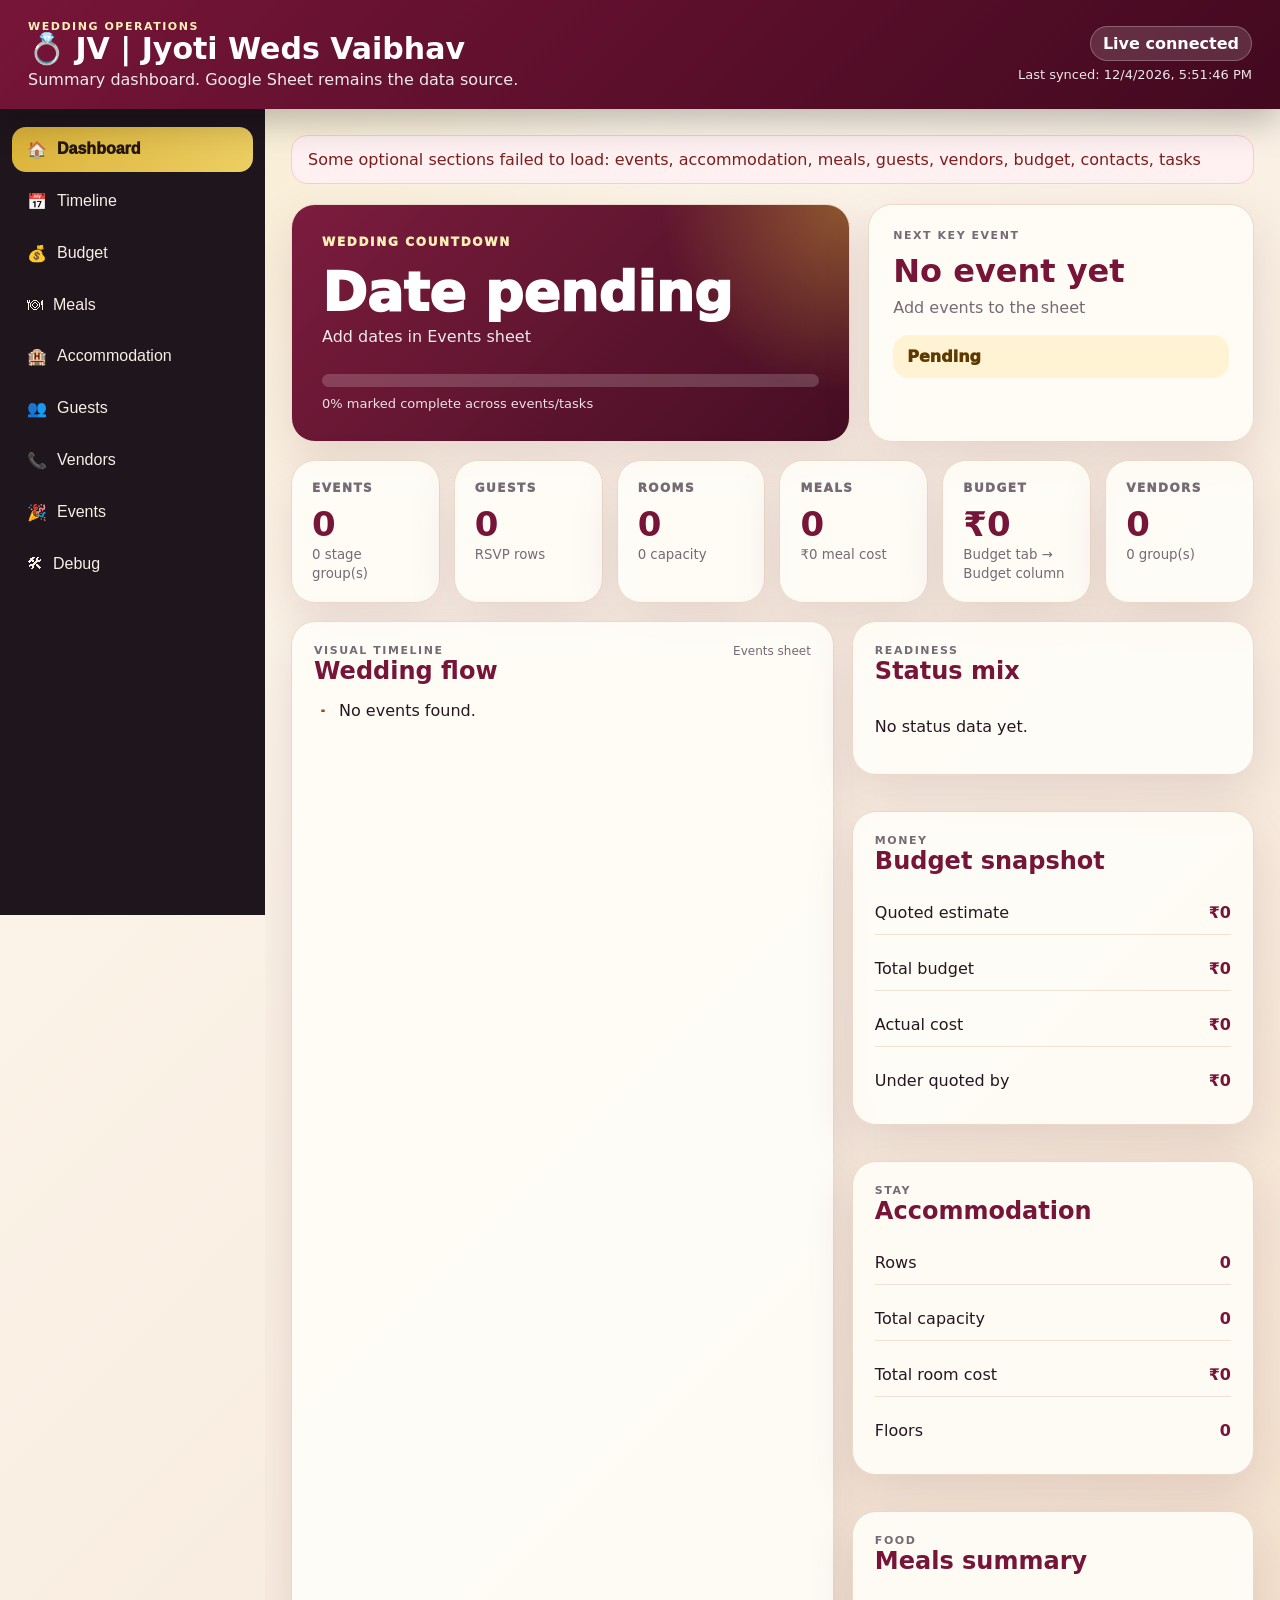
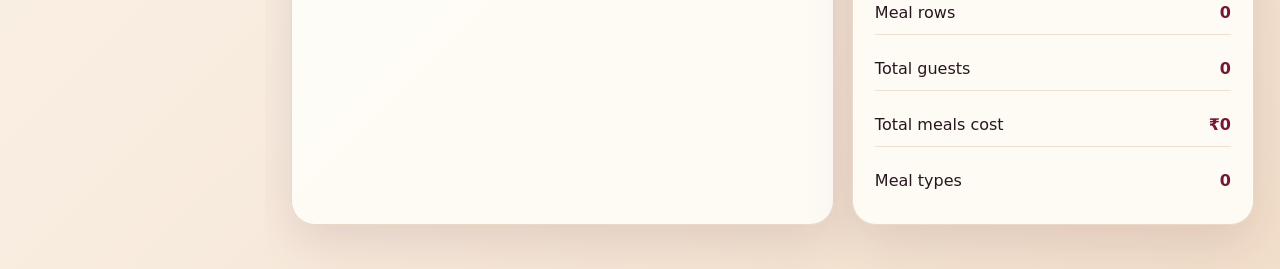
<file: index.html>
<!DOCTYPE html>
<html lang="en">
<head>
<meta charset="UTF-8" />
<meta name="viewport" content="width=device-width, initial-scale=1.0" />
<title>JV | Jyoti Weds Vaibhav</title>
<style>
:root{
  --maroon:#771538;--maroon-dark:#42091f;--gold:#d9b137;--cream:#fff8ed;--card:#fffdf8;
  --ink:#27161f;--muted:#766a75;--line:#ead9c6;--shadow:0 18px 48px rgba(90,28,54,.13);
}
*{box-sizing:border-box}
body{
  margin:0;font-family:Inter,system-ui,-apple-system,BlinkMacSystemFont,"Segoe UI",sans-serif;color:var(--ink);
  background:radial-gradient(circle at top left,rgba(217,177,55,.20),transparent 32%),linear-gradient(135deg,#fffaf1,#f8ecdf 62%,#f2dfca);
}
.topbar{
  min-height:94px;padding:20px 28px;color:#fff;background:linear-gradient(135deg,var(--maroon),var(--maroon-dark));
  display:flex;align-items:center;justify-content:space-between;gap:18px;position:sticky;top:0;z-index:20;box-shadow:0 12px 34px rgba(0,0,0,.25);
}
.topbar h1{margin:0;font-size:30px;line-height:1.05}.topbar p{margin:5px 0 0;opacity:.9}
.eyebrow,.kicker{text-transform:uppercase;letter-spacing:.14em;font-size:11px;font-weight:900}
.eyebrow{color:#fff0b8}.kicker{color:var(--muted)}.sync{text-align:right}
.sync-pill{display:inline-flex;padding:7px 12px;border-radius:999px;background:rgba(255,255,255,.14);border:1px solid rgba(255,255,255,.25);font-weight:900}
.sync-time{margin-top:6px;font-size:13px;opacity:.9}
.shell{display:grid;grid-template-columns:265px 1fr;min-height:calc(100vh - 94px)}
.sidebar{background:#1f151d;padding:18px 12px;position:sticky;top:94px;height:calc(100vh - 94px);overflow:auto}
.sidebar button{width:100%;border:0;background:transparent;color:#f7efe3;display:flex;align-items:center;gap:10px;padding:13px 15px;margin-bottom:7px;border-radius:14px;font-size:16px;cursor:pointer;text-align:left}
.sidebar button.active,.sidebar button:hover{background:linear-gradient(135deg,var(--gold),#edcf64);color:#25170b;font-weight:950}
main{padding:26px;overflow:auto}.tab{display:none}.tab.active{display:block}
.error{background:#fff1f1;border:1px solid #fecaca;color:#7f1d1d;display:none;border-radius:16px;padding:14px 16px;margin-bottom:20px}
.hero-grid{display:grid;grid-template-columns:1.45fr 1fr;gap:18px;margin-bottom:18px}
.hero,.panel,.kpi,.next{background:rgba(255,253,248,.93);border:1px solid var(--line);border-radius:24px;box-shadow:var(--shadow)}
.hero{min-height:236px;padding:30px;color:#fff;background:radial-gradient(circle at top right,rgba(217,177,55,.43),transparent 31%),linear-gradient(135deg,rgba(119,21,56,.97),rgba(66,9,31,.98))}
.hero-label{font-size:12px;font-weight:950;letter-spacing:.14em;text-transform:uppercase;color:#fff0b8}
.hero-title{font-size:54px;font-weight:950;margin:12px 0 3px}.hero-subtitle{opacity:.9}
.progress-track{height:13px;border-radius:999px;background:rgba(255,255,255,.18);overflow:hidden;margin-top:28px}
.progress-fill{height:100%;width:0%;border-radius:999px;background:linear-gradient(90deg,var(--gold),#fff1b8)}
.progress-caption{margin-top:9px;font-size:13px;opacity:.88}.next{padding:24px}.next h2{margin:10px 0 8px;font-size:32px;color:var(--maroon)}.muted{color:var(--muted)}
.status-large{margin-top:18px;padding:12px 14px;border-radius:16px;background:#fff3d4;color:#5e3a00;font-weight:950}
.kpi-grid{display:grid;grid-template-columns:repeat(6,minmax(130px,1fr));gap:14px;margin-bottom:18px}
.kpi{padding:20px}.kpi span{display:block;color:var(--muted);font-size:12px;font-weight:950;text-transform:uppercase;letter-spacing:.12em}
.kpi strong{display:block;color:var(--maroon);font-size:34px;margin-top:9px}.kpi small{color:var(--muted)}
.dashboard-grid{display:grid;grid-template-columns:1.35fr 1fr;gap:18px}.panel{padding:22px;margin-bottom:18px}.panel.wide{grid-row:span 4}
.panel-head{display:flex;justify-content:space-between;align-items:flex-start;gap:12px;margin-bottom:16px}.panel h2{margin:0;color:var(--maroon)}.tiny{font-size:12px;color:var(--muted)}
.timeline{position:relative;padding-left:25px}.timeline:before{content:"";position:absolute;left:7px;top:8px;bottom:8px;width:4px;border-radius:999px;background:linear-gradient(var(--gold),var(--maroon))}
.timeline-item{position:relative;padding:0 0 23px 18px}.timeline-dot{position:absolute;left:-25px;top:4px;width:18px;height:18px;border-radius:999px;background:var(--maroon);border:4px solid var(--gold)}
.timeline-title{font-size:18px;font-weight:950}.timeline-meta{margin-top:4px;font-weight:850}.timeline-note{margin-top:2px;color:var(--muted);font-size:13px}
.full-timeline{display:grid;gap:18px}.date-group{background:white;border:1px solid var(--line);border-radius:20px;overflow:hidden}.date-heading{padding:14px 18px;background:#f7ead5;color:var(--maroon);font-weight:950}.date-events{padding:15px 18px}
.bar-list{display:grid;gap:12px}.bar-row{display:grid;grid-template-columns:120px 1fr 44px;gap:10px;align-items:center}.bar-track{height:12px;border-radius:999px;background:#f1e7d8;overflow:hidden}.bar-fill{height:100%;border-radius:999px;background:linear-gradient(90deg,var(--maroon),var(--gold))}
.snapshot{display:grid;gap:12px}.snapshot-row{display:flex;justify-content:space-between;gap:12px;padding:12px 0;border-bottom:1px solid #f0e2d0}.snapshot-row:last-child{border-bottom:0}.snapshot-row strong{color:var(--maroon)}
.tag-cloud{display:flex;flex-wrap:wrap;gap:10px}.tag{padding:9px 11px;border-radius:999px;background:#f6ead8;border:1px solid var(--line);font-weight:900}
.card-grid{display:grid;grid-template-columns:repeat(auto-fit,minmax(220px,1fr));gap:14px}.mini-card{background:#fff;border:1px solid var(--line);border-radius:18px;padding:16px}.mini-card h3{margin:0 0 6px;color:var(--maroon)}.mini-card .big{font-size:26px;font-weight:950;color:var(--maroon);margin-top:8px}
.search{width:100%;max-width:480px;padding:13px 15px;border-radius:14px;border:1px solid var(--line);margin:8px 0 16px;font-size:15px}
table{width:100%;border-collapse:separate;border-spacing:0;background:white;border-radius:18px;overflow:hidden}th,td{padding:12px 13px;border-bottom:1px solid #eee1d0;text-align:left;font-size:14px;vertical-align:top}th{background:#f6ead8;color:#4c2635;font-weight:950}tr:last-child td{border-bottom:0}
.pill{display:inline-flex;padding:5px 10px;border-radius:999px;font-size:12px;font-weight:950;background:#f1e7d8}.status-completed,.status-done,.status-accepted{background:#dcfce7;color:#166534}.status-in-progress{background:#fef3c7;color:#92400e}.status-not-started,.status-planned,.status-pending,.status-awaiting-response{background:#f1e7d8;color:#5a3920}.status-cancelled,.status-declined{background:#fee2e2;color:#991b1b}
pre{white-space:pre-wrap;background:#241820;color:#fff8df;padding:14px;border-radius:14px;overflow:auto}
@media(max-width:1100px){.kpi-grid{grid-template-columns:repeat(3,1fr)}.dashboard-grid,.hero-grid{grid-template-columns:1fr}}
@media(max-width:760px){.topbar{display:block}.sync{text-align:left;margin-top:12px}.shell{grid-template-columns:1fr}.sidebar{position:relative;top:auto;height:auto;display:flex;gap:8px;overflow:auto}.sidebar button{white-space:nowrap;margin-bottom:0}main{padding:16px}.kpi-grid{grid-template-columns:repeat(2,1fr)}.hero-title{font-size:38px}}
</style>
</head>
<body>
<header class="topbar">
  <div><div class="eyebrow">Wedding Operations</div><h1>💍 JV | Jyoti Weds Vaibhav</h1><p>Summary dashboard. Google Sheet remains the data source.</p></div>
  <div class="sync"><div id="syncStatus" class="sync-pill">Connecting…</div><div id="lastUpdated" class="sync-time">Waiting for Google Sheet</div></div>
</header>

<div class="shell">
<nav id="nav" class="sidebar"></nav>
<main>
<div id="errorBox" class="error"></div>

<section id="Dashboard" class="tab active">
  <div class="hero-grid">
    <div class="hero"><div class="hero-label">Wedding countdown</div><div id="countdownMain" class="hero-title">Loading…</div><div id="countdownSub" class="hero-subtitle">Reading event dates</div><div class="progress-track"><div id="planningProgress" class="progress-fill"></div></div><div id="planningCaption" class="progress-caption">Planning progress will appear here</div></div>
    <div class="next"><div class="kicker">Next key event</div><h2 id="nextEventName">Loading…</h2><div id="nextEventMeta" class="muted">Checking timeline</div><div id="nextEventStatus" class="status-large">—</div></div>
  </div>
  <div class="kpi-grid">
    <div class="kpi"><span>Events</span><strong id="statEvents">0</strong><small id="eventBreakdown">Timeline</small></div>
    <div class="kpi"><span>Guests</span><strong id="statGuests">0</strong><small id="guestBreakdown">RSVP summary</small></div>
    <div class="kpi"><span>Rooms</span><strong id="statRooms">0</strong><small id="roomBreakdown">Accommodation</small></div>
    <div class="kpi"><span>Meals</span><strong id="statMeals">0</strong><small id="mealBreakdown">Meal plan</small></div>
    <div class="kpi"><span>Budget</span><strong id="statBudget">₹0</strong><small id="budgetBreakdown">Budget column</small></div>
    <div class="kpi"><span>Vendors</span><strong id="statVendors">0</strong><small id="vendorBreakdown">Vendor list</small></div>
  </div>
  <div class="dashboard-grid">
    <div class="panel wide"><div class="panel-head"><div><div class="kicker">Visual timeline</div><h2>Wedding flow</h2></div><div class="tiny">Events sheet</div></div><div id="dashboardTimeline" class="timeline"></div></div>
    <div class="panel"><div class="panel-head"><div><div class="kicker">Readiness</div><h2>Status mix</h2></div></div><div id="statusBars" class="bar-list"></div></div>
    <div class="panel"><div class="panel-head"><div><div class="kicker">Money</div><h2>Budget snapshot</h2></div></div><div id="budgetSnapshot" class="snapshot"></div></div>
    <div class="panel"><div class="panel-head"><div><div class="kicker">Stay</div><h2>Accommodation</h2></div></div><div id="accommodationSummary" class="snapshot"></div></div>
    <div class="panel"><div class="panel-head"><div><div class="kicker">Food</div><h2>Meals summary</h2></div></div><div id="mealsSummary" class="snapshot"></div></div>
  </div>
</section>

<section id="Timeline" class="tab"><div class="panel"><div class="panel-head"><div><div class="kicker">Full schedule</div><h2>Timeline by date</h2></div></div><div id="fullTimeline" class="full-timeline"></div></div></section>
<section id="Budget" class="tab"><div class="panel"><div class="panel-head"><div><div class="kicker">Budget column</div><h2>Budget by category</h2></div></div><div id="budgetCards" class="card-grid"></div><br><div id="budgetTable"></div></div></section>
<section id="Meals" class="tab"><div class="panel"><h2>Meals</h2><div id="mealCards" class="card-grid"></div><br><div id="mealsTable"></div></div></section>
<section id="Accommodation" class="tab"><div class="panel"><h2>Accommodation</h2><div id="roomCards" class="card-grid"></div><br><div id="roomsTable"></div></div></section>
<section id="Guests" class="tab"><div class="panel"><h2>Guests</h2><input id="guestSearch" class="search" placeholder="Search guests, phone, RSVP..." /><div id="guestsTable"></div></div></section>
<section id="Vendors" class="tab"><div class="panel"><h2>Vendors</h2><div id="vendorSummary" class="tag-cloud"></div><br><div id="vendorsTable"></div></div></section>
<section id="Events" class="tab"><div class="panel"><h2>Events</h2><div id="eventsTable"></div></div></section>
<section id="Debug" class="tab"><div class="panel"><h2>Debug</h2><pre id="debugBox">Loading…</pre></div></section>
</main>
</div>

<script>
const CONFIG = {
  spreadsheetId: "1NQOVXmsPdEb3VvGHgDaZfrIao-2azJ_08v97xi2_1xc",
  autoRefreshMs: 60000,
  modules: {
    events: ["Events", "Event", "Timeline", "Schedule"],
    accommodation: ["Accommodation", "Accomodation", "Rooms", "Room List", "Hotel Rooms"],
    meals: ["Meals", "Meal", "Meal Plan", "Food"],
    guests: ["Guests", "Guest List", "Invitees"],
    vendors: ["Vendors", "Vendor list", "Vendor List", "Vendor"],
    budget: ["Budget", "Budget_DB", "Expenses"],
    contacts: ["Contacts"],
    tasks: ["Tasks", "Task List", "Checklist"]
  }
};

let DATA = {};
let DEBUG = [];
let CURRENT = { resolve:null, reject:null, sheet:null };

window.google = window.google || {};
window.google.visualization = window.google.visualization || {};
window.google.visualization.Query = window.google.visualization.Query || {};
window.google.visualization.Query.setResponse = function(payload){
  if(!CURRENT.resolve) return;
  try{
    const rows = parsePayload(payload, CURRENT.sheet || "Unknown");
    DEBUG.push({type:"success", sheetName:CURRENT.sheet, rowCount:rows.length});
    CURRENT.resolve(rows);
  }catch(e){ CURRENT.reject(e); }
};

const tabs = [["Dashboard","🏠"],["Timeline","📅"],["Budget","💰"],["Meals","🍽"],["Accommodation","🏨"],["Guests","👥"],["Vendors","📞"],["Events","🎉"],["Debug","🛠"]];

function initNav(){
  const nav = document.getElementById("nav");
  tabs.forEach(([tab, icon], idx)=>{
    const btn = document.createElement("button");
    btn.innerHTML = `<span>${icon}</span><span>${tab}</span>`;
    if(idx===0) btn.classList.add("active");
    btn.onclick = ()=>{
      document.querySelectorAll(".tab").forEach(t=>t.classList.remove("active"));
      document.querySelectorAll(".sidebar button").forEach(b=>b.classList.remove("active"));
      document.getElementById(tab).classList.add("active");
      btn.classList.add("active");
    };
    nav.appendChild(btn);
  });
}

async function loadDashboard(){
  DEBUG = [];
  document.getElementById("syncStatus").textContent = "Syncing…";
  const result = {};
  for(const [module, aliases] of Object.entries(CONFIG.modules)){
    result[module] = await loadModule(module, aliases);
  }
  DATA = result;
  document.getElementById("syncStatus").textContent = "Live connected";
  document.getElementById("lastUpdated").textContent = "Last synced: " + new Date().toLocaleString();

  const failed = DEBUG.filter(x=>x.type==="module-error");
  const box = document.getElementById("errorBox");
  if(failed.length){
    box.style.display = "block";
    box.textContent = "Some optional sections failed to load: " + failed.map(x=>x.module).join(", ");
  }else{ box.style.display = "none"; }

  renderAll();
  renderDebug();
}

async function loadModule(module, aliases){
  for(const name of aliases){
    try{
      const rows = await loadSheetByName(name);
      DEBUG.push({type:"module-loaded", module, sheetName:name, rowCount:rows.length});
      return rows;
    }catch(e){
      DEBUG.push({type:"alias-failed", module, sheetName:name, message:e.message});
    }
  }
  DEBUG.push({type:"module-error", module, aliases});
  return [];
}

function loadSheetByName(sheetName){
  return new Promise((resolve,reject)=>{
    const url = "https://docs.google.com/spreadsheets/d/" + CONFIG.spreadsheetId + "/gviz/tq?tqx=out:json&sheet=" + encodeURIComponent(sheetName) + "&t=" + Date.now();
    DEBUG.push({type:"request", sheetName, url});
    let done = false;
    const script = document.createElement("script");
    const timeout = setTimeout(()=>{ if(done)return; done=true; cleanup(); reject(new Error("Timed out loading " + sheetName)); }, 20000);

    CURRENT.resolve = rows => { if(done)return; done=true; clearTimeout(timeout); cleanup(); resolve(rows); };
    CURRENT.reject = error => { if(done)return; done=true; clearTimeout(timeout); cleanup(); reject(error); };
    CURRENT.sheet = sheetName;

    script.onerror = ()=>{ if(done)return; done=true; clearTimeout(timeout); cleanup(); reject(new Error("Script load failed for " + sheetName)); };
    function cleanup(){ CURRENT.resolve=null; CURRENT.reject=null; CURRENT.sheet=null; if(script.parentNode) script.parentNode.removeChild(script); }
    script.src = url;
    document.body.appendChild(script);
  });
}

function parsePayload(json, sheetName){
  if(!json || json.status==="error"){
    const msg = json && json.errors && json.errors[0] ? json.errors[0].detailed_message || json.errors[0].message : "Unknown error";
    throw new Error("Google Visualization API error for " + sheetName + ": " + msg);
  }
  const cols = (json.table.cols || []).map((c,i)=>cleanHeader(c.label || c.id || ("Column " + (i+1))));
  return (json.table.rows || []).map(row=>{
    const obj = {};
    cols.forEach((h,i)=>{ const cell = row.c && row.c[i] ? row.c[i] : null; obj[h] = cell ? (cell.f || cell.v || "") : ""; });
    return obj;
  }).filter(row=>Object.values(row).some(v=>String(v).trim() !== ""));
}

function cleanHeader(h){ return String(h || "").replace(/\s+/g," ").trim(); }
function dataRows(rows, keys){ return rows.filter(r => keys.some(k => String(r[k] || "").trim() !== "")); }
function val(row, keys){ for(const k of keys) if(row[k]!==undefined && row[k]!==null && String(row[k]).trim()!=="") return row[k]; return ""; }
function toNum(v){ if(v===undefined||v===null||v==="") return 0; const n=Number(String(v).replace(/[^0-9.-]/g,"")); return isNaN(n)?0:n; }
function sum(rows, key){ return rows.reduce((a,r)=>a+toNum(r[key]),0); }
function money(v){ return v ? "₹" + Number(v).toLocaleString("en-IN") : "₹0"; }
function num(v){ return v ? Number(v).toLocaleString("en-IN") : "0"; }
function setText(id,v){ const el=document.getElementById(id); if(el) el.textContent=v; }
function safe(v){ if(v===null||v===undefined)return ""; return String(v).replace(/[&<>"']/g,c=>({"&":"&amp;","<":"&lt;",">":"&gt;",'"':"&quot;","'":"&#039;"}[c])); }

function parseDate(v){
  if(!v) return null; const s=String(v).trim();
  const dd=s.match(/^(\d{1,2})\/(\d{1,2})\/(\d{4})$/); if(dd) return new Date(+dd[3],+dd[2]-1,+dd[1]);
  const gd=s.match(/^Date\((\d+),(\d+),(\d+)\)$/); if(gd) return new Date(+gd[1],+gd[2],+gd[3]);
  const d=new Date(s); return isNaN(d.getTime()) ? null : d;
}
function fmtDate(d){ return d.toLocaleDateString("en-IN",{day:"2-digit",month:"short",year:"numeric"}); }
function eventDate(r){ return parseDate(val(r,["Date","Event Date","Start Date"])); }
function eventName(r){ return val(r,["Event Name","Event","Source Task","Task","Name"]) || "Event"; }
function eventStatus(r){ return val(r,["Status","Current Status"]) || "Planned"; }
function eventTime(r){ return val(r,["Time","Start Time","Timing"]) || ""; }
function eventStage(r){ return val(r,["Stage","Venue","Location"]) || ""; }
function sortedEvents(rows){ return [...rows].sort((a,b)=>{ const da=eventDate(a),db=eventDate(b); if(da&&db)return da-db; if(da)return -1; if(db)return 1; return 0; }); }

function renderAll(){
  const events = DATA.events || [];
  const accommodation = dataRows(DATA.accommodation || [], ["Room Type","Room","Room Number"]);
  const meals = dataRows(DATA.meals || [], ["Meal Type","Meal"]);
  const guests = dataRows(DATA.guests || [], ["Guest ID","Name"]);
  const vendors = dataRows(DATA.vendors || [], ["Vendor ID","Vendor","Vendor Name"]);
  const budget = dataRows(DATA.budget || [], ["Budget ID","Item","Category"]);
  const tasks = DATA.tasks || [];

  const totalBudget = sum(budget, "Budget"); // primary rule: Budget tab column F/header Budget

  setText("statEvents", events.length); setText("statGuests", guests.length); setText("statRooms", accommodation.length);
  setText("statMeals", meals.length); setText("statVendors", vendors.length); setText("statBudget", money(totalBudget));
  setText("budgetBreakdown", "Budget tab → Budget column"); setText("roomBreakdown", num(sum(accommodation,"Person Per Room")) + " capacity");
  setText("mealBreakdown", money(sum(meals,"Total")) + " meal cost"); setText("guestBreakdown", rsvpText(guests));
  setText("vendorBreakdown", countBy(vendors,"Vendor Type").length + " group(s)"); setText("eventBreakdown", countBy(events,"Stage").length + " stage group(s)");

  renderCountdown(events); renderNextEvent(events); renderProgress(events, tasks); renderTimeline(events); renderFullTimeline(events);
  renderStatusBars(events,tasks); renderBudgetSnapshot(budget); renderAccommodationSummary(accommodation); renderMealsSummary(meals);
  renderBudgetCards(budget); renderMealCards(meals); renderRoomCards(accommodation); renderVendorSummary(vendors);
  renderTable("eventsTable", events); renderTable("roomsTable", accommodation); renderTable("mealsTable", meals); renderTable("vendorsTable", vendors); renderTable("budgetTable", budget); renderGuests(guests);
}

function renderCountdown(events){
  const dates=sortedEvents(events).map(eventDate).filter(Boolean); const main=dates.length?new Date(dates[dates.length-1]):null;
  if(!main){setText("countdownMain","Date pending");setText("countdownSub","Add dates in Events sheet");return;}
  const today=new Date(); today.setHours(0,0,0,0); main.setHours(0,0,0,0); const diff=Math.ceil((main-today)/86400000);
  setText("countdownMain", diff>0 ? diff+" days" : diff===0 ? "Today" : "Completed");
  setText("countdownSub", diff>=0 ? "Wedding milestone: "+fmtDate(main) : Math.abs(diff)+" days since wedding");
}
function renderNextEvent(events){
  const today=new Date(); today.setHours(0,0,0,0); const future=sortedEvents(events).filter(e=>{const d=eventDate(e);return d&&d>=today;});
  const next=future[0]||sortedEvents(events)[0]; if(!next){setText("nextEventName","No event yet");setText("nextEventMeta","Add events to the sheet");setText("nextEventStatus","Pending");return;}
  const d=eventDate(next); setText("nextEventName",eventName(next)); setText("nextEventMeta",(d?fmtDate(d):"")+" "+eventTime(next)+(eventStage(next)?" • "+eventStage(next):"")); setText("nextEventStatus",eventStatus(next));
}
function renderProgress(events,tasks){
  const all=[...events,...tasks]; const done=all.filter(r=>String(val(r,["Status","Completed","Done"])).toLowerCase().match(/complete|done|true|yes/)).length; const pct=Math.round(done/(all.length||1)*100);
  document.getElementById("planningProgress").style.width=pct+"%"; setText("planningCaption",pct+"% marked complete across events/tasks");
}
function renderTimeline(events){
  const list=sortedEvents(events).slice(0,8); const el=document.getElementById("dashboardTimeline");
  el.innerHTML=list.length?list.map(e=>{const d=eventDate(e);return `<div class="timeline-item"><div class="timeline-dot"></div><div class="timeline-title">${safe(eventName(e))}</div><div class="timeline-meta">${safe(d?fmtDate(d):"")} ${safe(eventTime(e))}</div><div class="timeline-note">${safe(eventStage(e))} • ${safe(eventStatus(e))}</div></div>`;}).join(""):"<p>No events found.</p>";
}
function renderFullTimeline(events){
  const groups={}; sortedEvents(events).forEach(e=>{const d=eventDate(e);const k=d?fmtDate(d):"No date";(groups[k]=groups[k]||[]).push(e);});
  document.getElementById("fullTimeline").innerHTML=Object.entries(groups).map(([date,list])=>`<div class="date-group"><div class="date-heading">${safe(date)}</div><div class="date-events timeline">${list.map(e=>`<div class="timeline-item"><div class="timeline-dot"></div><div class="timeline-title">${safe(eventName(e))}</div><div class="timeline-meta">${safe(eventTime(e))}</div><div class="timeline-note">${safe(eventStage(e))} • ${safe(eventStatus(e))}</div></div>`).join("")}</div></div>`).join("")||"<p>No timeline found.</p>";
}
function renderStatusBars(events,tasks){
  const groups=countBy([...events,...tasks],"Status"); const total=groups.reduce((a,b)=>a+b.count,0)||1;
  document.getElementById("statusBars").innerHTML=groups.length?groups.map(g=>{const pct=Math.round(g.count/total*100);return `<div class="bar-row"><strong>${safe(g.name)}</strong><div class="bar-track"><div class="bar-fill" style="width:${pct}%"></div></div><span>${g.count}</span></div>`;}).join(""):"<p>No status data yet.</p>";
}
function renderBudgetSnapshot(budget){
  const quoted=sum(budget,"Quoted"), planned=sum(budget,"Budget"), actual=sum(budget,"Actual Cost"), variance=quoted-planned;
  document.getElementById("budgetSnapshot").innerHTML=`<div class="snapshot-row"><span>Quoted estimate</span><strong>${money(quoted)}</strong></div><div class="snapshot-row"><span>Total budget</span><strong>${money(planned)}</strong></div><div class="snapshot-row"><span>Actual cost</span><strong>${money(actual)}</strong></div><div class="snapshot-row"><span>Under quoted by</span><strong>${money(variance)}</strong></div>`;
}
function renderAccommodationSummary(rows){ document.getElementById("accommodationSummary").innerHTML=`<div class="snapshot-row"><span>Rows</span><strong>${rows.length}</strong></div><div class="snapshot-row"><span>Total capacity</span><strong>${num(sum(rows,"Person Per Room"))}</strong></div><div class="snapshot-row"><span>Total room cost</span><strong>${money(sum(rows,"Total Cost"))}</strong></div><div class="snapshot-row"><span>Floors</span><strong>${countBy(rows,"Floor").length}</strong></div>`; }
function renderMealsSummary(rows){ document.getElementById("mealsSummary").innerHTML=`<div class="snapshot-row"><span>Meal rows</span><strong>${rows.length}</strong></div><div class="snapshot-row"><span>Total guests</span><strong>${num(sum(rows,"Guest"))}</strong></div><div class="snapshot-row"><span>Total meals cost</span><strong>${money(sum(rows,"Total"))}</strong></div><div class="snapshot-row"><span>Meal types</span><strong>${countBy(rows,"Meal Type").length}</strong></div>`; }
function renderBudgetCards(rows){ document.getElementById("budgetCards").innerHTML=groupSum(rows,"Category","Budget").map(g=>`<div class="mini-card"><h3>${safe(g.name||"Uncategorized")}</h3><div class="muted">${g.count} item(s)</div><div class="big">${money(g.sum)}</div></div>`).join(""); }
function renderMealCards(rows){ document.getElementById("mealCards").innerHTML=rows.map(r=>`<div class="mini-card"><h3>${safe(r["Meal Type"]||r["Meal"]||"Meal")}</h3><div class="muted">${safe(r["Date"]||"")}</div><div>${num(toNum(r["Guest"]))} guests × ${money(toNum(r["Per Plate"]))}</div><div class="big">${money(toNum(r["Total"]))}</div></div>`).join(""); }
function renderRoomCards(rows){ document.getElementById("roomCards").innerHTML=groupSum(rows,"Room Type","Person Per Room").map(g=>`<div class="mini-card"><h3>${safe(g.name||"Room")}</h3><div class="muted">${g.count} row(s)</div><div class="big">${num(g.sum)} capacity</div></div>`).join(""); }
function renderVendorSummary(vendors){ const groups=countBy(vendors,"Vendor Type"); document.getElementById("vendorSummary").innerHTML=groups.length?groups.map(g=>`<span class="tag">${safe(g.name)} · ${g.count}</span>`).join(""):"<p>No vendor categories yet.</p>"; }

function renderGuests(guests){ const search=document.getElementById("guestSearch"); const render=()=>{const q=search.value.toLowerCase();renderTable("guestsTable",guests.filter(g=>JSON.stringify(g).toLowerCase().includes(q)));}; search.oninput=render; render(); }
function renderTable(id, rows){ const el=document.getElementById(id); if(!rows||!rows.length){el.innerHTML="<p>No data found yet.</p>";return;} const keys=Object.keys(rows[0]); el.innerHTML=`<table><thead><tr>${keys.map(k=>`<th>${safe(k)}</th>`).join("")}</tr></thead><tbody>${rows.map(r=>`<tr>${keys.map(k=>`<td>${formatCell(k,r[k])}</td>`).join("")}</tr>`).join("")}</tbody></table>`; }
function formatCell(k,v){ const t=safe(v); if(String(k).toLowerCase().includes("status")){const cls="status-"+String(t).toLowerCase().replace(/\s+/g,"-"); return `<span class="pill ${cls}">${t}</span>`;} return t; }
function countBy(rows,key){ const m={}; rows.forEach(r=>{const x=val(r,[key]); if(x)m[x]=(m[x]||0)+1;}); return Object.entries(m).map(([name,count])=>({name,count})).sort((a,b)=>b.count-a.count); }
function groupSum(rows,gk,sk){ const m={}; rows.forEach(r=>{const name=val(r,[gk])||"Other"; m[name]=m[name]||{name,count:0,sum:0}; m[name].count++; m[name].sum+=toNum(r[sk]);}); return Object.values(m).sort((a,b)=>b.sum-a.sum); }
function rsvpText(rows){ const g=countBy(rows,"RSVP Status"); return g.length?g.map(x=>`${x.name}: ${x.count}`).join(" • "):"RSVP rows"; }
function renderDebug(){ document.getElementById("debugBox").textContent=JSON.stringify({version:"JV Git TabName Fix v3", mapping:"sheet names + aliases only, no gid", spreadsheetId:CONFIG.spreadsheetId, groups:Object.fromEntries(Object.entries(DATA).map(([k,v])=>[k,v.length])), log:DEBUG},null,2); }

initNav();
loadDashboard();
setInterval(loadDashboard, CONFIG.autoRefreshMs);
</script>
</body>
</html>
</file>
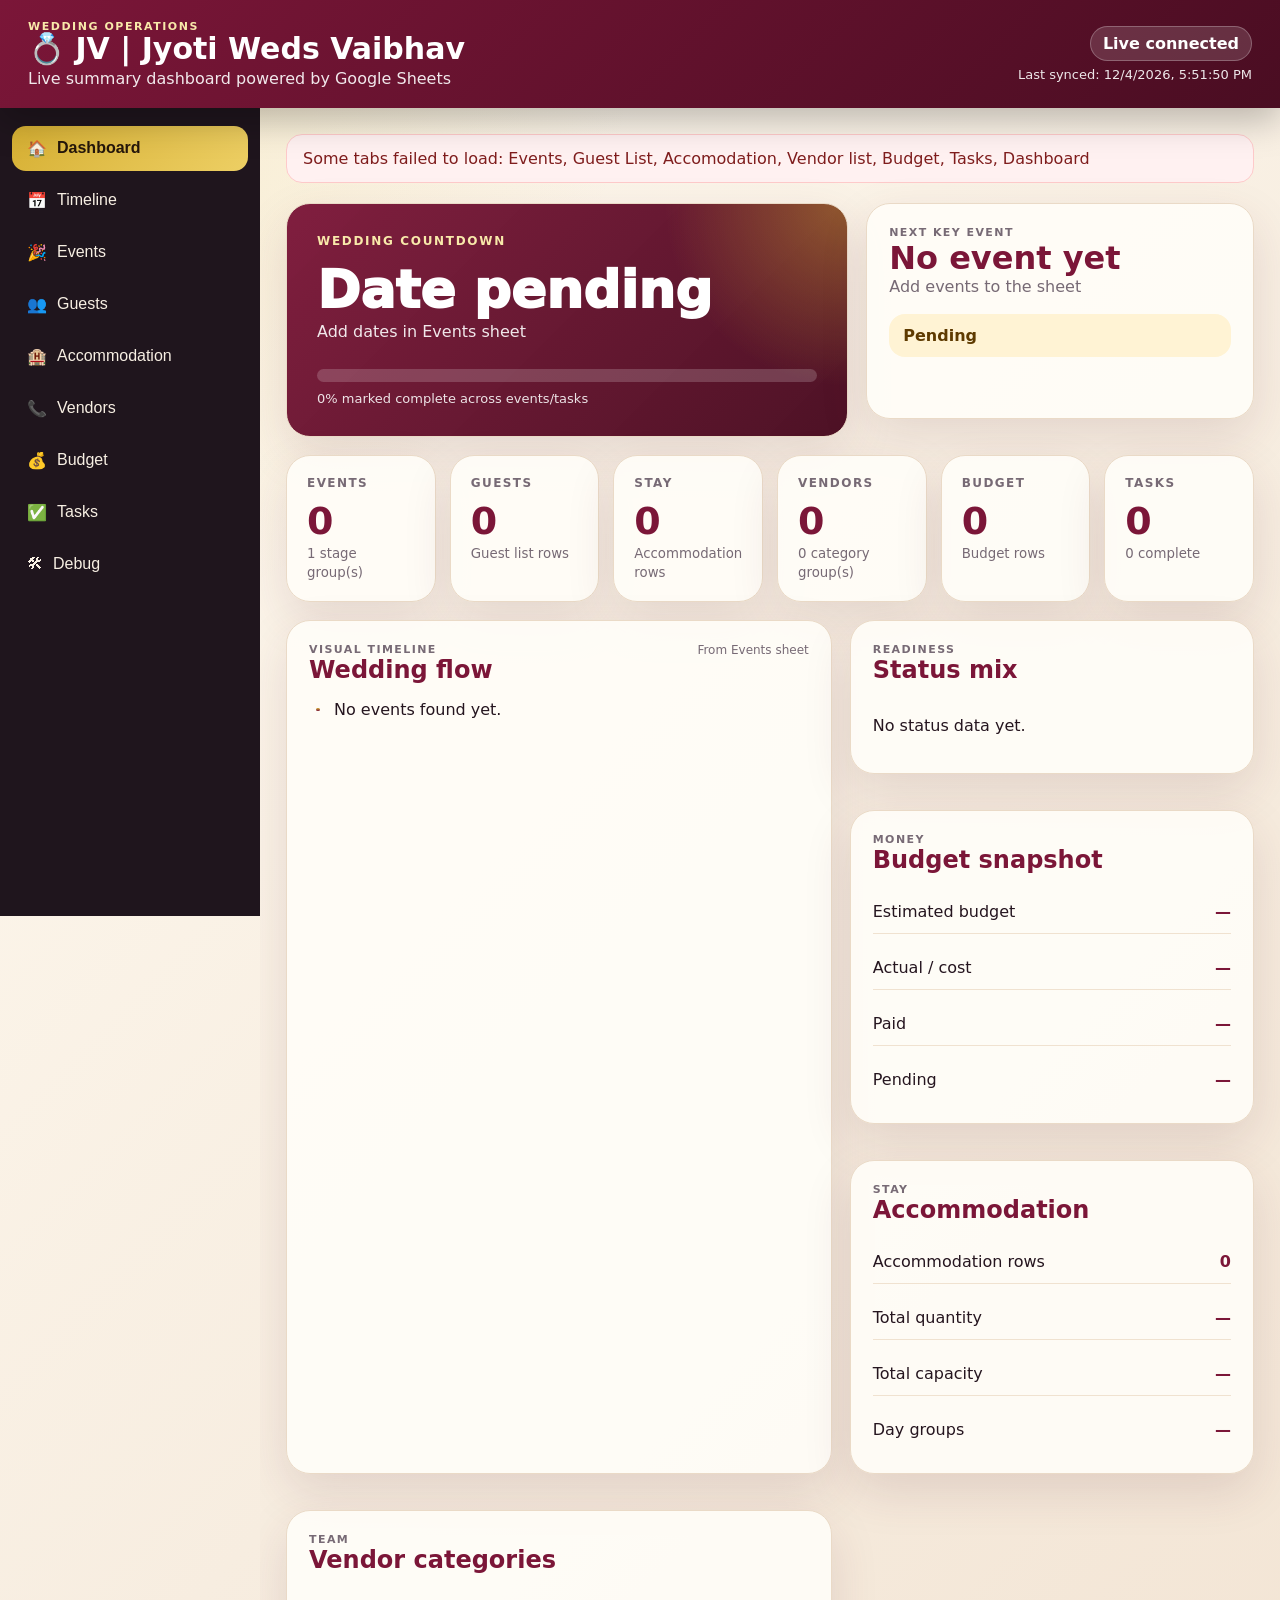
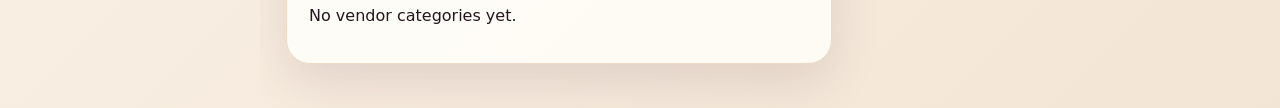
<file: JV_Beautiful_Dashboard.html>
<!DOCTYPE html>
<html lang="en">
<head>
<meta charset="UTF-8" />
<meta name="viewport" content="width=device-width, initial-scale=1.0" />
<title>JV | Jyoti Weds Vaibhav</title>
<style>
:root {
  --maroon:#7b1638;
  --maroon2:#4a0d22;
  --gold:#d6af32;
  --cream:#fff8ed;
  --card:#fffdf8;
  --ink:#25151f;
  --muted:#776a75;
  --line:#eadac7;
  --green:#15803d;
  --amber:#a16207;
  --red:#b91c1c;
  --shadow:0 18px 48px rgba(92, 35, 55, .13);
}
* { box-sizing:border-box; }
body {
  margin:0;
  font-family:Inter, system-ui, -apple-system, BlinkMacSystemFont, "Segoe UI", sans-serif;
  color:var(--ink);
  background:
    radial-gradient(circle at top left, rgba(214,175,50,.20), transparent 30%),
    linear-gradient(135deg,#fffaf0,#f7ede0 60%,#f3e5d5);
}
.topbar {
  min-height:92px;
  padding:20px 28px;
  background:linear-gradient(135deg,var(--maroon),var(--maroon2));
  color:white;
  display:flex;
  justify-content:space-between;
  align-items:center;
  position:sticky;
  top:0;
  z-index:20;
  box-shadow:0 12px 34px rgba(0,0,0,.25);
}
.topbar h1 { margin:0; font-size:30px; line-height:1.05; }
.topbar p { margin:4px 0 0; opacity:.9; }
.eyebrow {
  text-transform:uppercase;
  letter-spacing:.14em;
  font-size:11px;
  font-weight:900;
  color:#f8e9aa;
}
.sync { text-align:right; }
.sync-pill {
  display:inline-flex;
  padding:7px 12px;
  border-radius:999px;
  background:rgba(255,255,255,.14);
  border:1px solid rgba(255,255,255,.25);
  font-weight:800;
}
.sync-time { margin-top:6px; font-size:13px; opacity:.9; }

.shell { display:grid; grid-template-columns:260px 1fr; min-height:calc(100vh - 92px); }
.sidebar {
  background:#1f151d;
  padding:18px 12px;
  position:sticky;
  top:92px;
  height:calc(100vh - 92px);
  overflow:auto;
}
.sidebar button {
  width:100%;
  border:0;
  background:transparent;
  color:#f7efe3;
  display:flex;
  gap:10px;
  align-items:center;
  padding:13px 15px;
  margin-bottom:7px;
  border-radius:14px;
  font-size:16px;
  cursor:pointer;
  text-align:left;
}
.sidebar button.active,.sidebar button:hover {
  background:linear-gradient(135deg,var(--gold),#edcf64);
  color:#25170b;
  font-weight:900;
}
main { padding:26px; overflow:auto; }
.tab { display:none; }
.tab.active { display:block; }
.notice,.error {
  border-radius:16px;
  padding:14px 16px;
  margin-bottom:20px;
  border:1px solid;
}
.notice { background:#fff8df; border-color:#ead487; color:#684c00; }
.error { background:#fff1f1; border-color:#fecaca; color:#7f1d1d; display:none; }

.hero-grid { display:grid; grid-template-columns:1.45fr 1fr; gap:18px; margin-bottom:18px; }
.hero,.panel,.kpi {
  background:rgba(255,253,248,.93);
  border:1px solid var(--line);
  border-radius:24px;
  box-shadow:var(--shadow);
}
.hero {
  min-height:230px;
  padding:30px;
  color:white;
  background:
    radial-gradient(circle at top right, rgba(214,175,50,.43), transparent 30%),
    linear-gradient(135deg,rgba(123,22,56,.96),rgba(74,13,34,.98));
}
.hero-label { text-transform:uppercase; letter-spacing:.14em; font-size:12px; font-weight:900; color:#f8e9aa; }
.hero-title { font-size:52px; font-weight:950; margin:12px 0 2px; }
.hero-subtitle { opacity:.9; }
.progress-track { height:13px; border-radius:999px; overflow:hidden; background:rgba(255,255,255,.18); margin-top:28px; }
.progress-fill { height:100%; width:0%; border-radius:999px; background:linear-gradient(90deg,var(--gold),#fff1b8); }
.progress-caption { margin-top:9px; font-size:13px; opacity:.88; }

.next { padding:24px; }
.kicker { text-transform:uppercase; letter-spacing:.13em; color:var(--muted); font-size:11px; font-weight:900; }
.next h2 { margin:10px 0 8px; font-size:32px; color:var(--maroon); }
.muted { color:var(--muted); }
.status-large {
  margin-top:18px;
  padding:12px 14px;
  border-radius:16px;
  background:#fff3d4;
  color:#5e3a00;
  font-weight:900;
}

.kpi-grid { display:grid; grid-template-columns:repeat(6,minmax(135px,1fr)); gap:14px; margin-bottom:18px; }
.kpi { padding:20px; }
.kpi span { display:block; color:var(--muted); font-size:12px; font-weight:900; text-transform:uppercase; letter-spacing:.12em; }
.kpi strong { display:block; color:var(--maroon); font-size:38px; margin-top:9px; }
.kpi small { color:var(--muted); }

.dashboard-grid { display:grid; grid-template-columns:1.35fr 1fr; gap:18px; }
.panel { padding:22px; margin-bottom:18px; }
.panel.wide { grid-row:span 3; }
.panel-head { display:flex; justify-content:space-between; gap:12px; margin-bottom:16px; }
.panel h2 { margin:0; color:var(--maroon); }
.tiny { color:var(--muted); font-size:12px; }

.timeline { position:relative; padding-left:25px; }
.timeline:before { content:""; position:absolute; left:7px; top:8px; bottom:8px; width:4px; border-radius:999px; background:linear-gradient(var(--gold),var(--maroon)); }
.timeline-item { position:relative; padding:0 0 23px 18px; }
.timeline-dot { position:absolute; left:-25px; top:4px; width:18px; height:18px; border-radius:999px; background:var(--maroon); border:4px solid var(--gold); }
.timeline-title { font-size:18px; font-weight:950; }
.timeline-meta { margin-top:4px; font-weight:800; }
.timeline-note { margin-top:2px; color:var(--muted); font-size:13px; }

.full-timeline { display:grid; gap:18px; }
.date-group { background:white; border:1px solid var(--line); border-radius:20px; overflow:hidden; }
.date-heading { padding:14px 18px; background:#f7ead5; color:var(--maroon); font-weight:950; }
.date-events { padding:15px 18px; }

.bar-list { display:grid; gap:12px; }
.bar-row { display:grid; grid-template-columns:110px 1fr 42px; gap:10px; align-items:center; }
.bar-track { height:12px; border-radius:999px; background:#f1e7d8; overflow:hidden; }
.bar-fill { height:100%; border-radius:999px; background:linear-gradient(90deg,var(--maroon),var(--gold)); }

.snapshot { display:grid; gap:12px; }
.snapshot-row { display:flex; justify-content:space-between; gap:12px; padding:12px 0; border-bottom:1px solid #f0e2d0; }
.snapshot-row:last-child { border-bottom:0; }
.snapshot-row strong { color:var(--maroon); }
.tag-cloud { display:flex; flex-wrap:wrap; gap:10px; }
.tag { padding:9px 11px; border-radius:999px; background:#f6ead8; border:1px solid var(--line); font-weight:900; }

.search { width:100%; max-width:480px; padding:13px 15px; border-radius:14px; border:1px solid var(--line); margin:8px 0 16px; font-size:15px; }
table { width:100%; border-collapse:separate; border-spacing:0; background:white; border-radius:18px; overflow:hidden; }
th,td { padding:12px 13px; border-bottom:1px solid #eee1d0; text-align:left; font-size:14px; vertical-align:top; }
th { background:#f6ead8; color:#4c2635; font-weight:950; }
tr:last-child td { border-bottom:0; }
.pill { display:inline-flex; padding:5px 10px; border-radius:999px; font-size:12px; font-weight:900; background:#f1e7d8; }
.status-completed,.status-done { background:#dcfce7; color:#166534; }
.status-in-progress { background:#fef3c7; color:#92400e; }
.status-not-started,.status-planned,.status-pending { background:#f1e7d8; color:#5a3920; }
.status-cancelled { background:#fee2e2; color:#991b1b; }
pre { white-space:pre-wrap; background:#241820; color:#fff8df; padding:14px; border-radius:14px; overflow:auto; }

@media(max-width:1100px) {
  .kpi-grid { grid-template-columns:repeat(3,1fr); }
  .dashboard-grid,.hero-grid { grid-template-columns:1fr; }
}
@media(max-width:760px) {
  .topbar { display:block; }
  .sync { text-align:left; margin-top:12px; }
  .shell { grid-template-columns:1fr; }
  .sidebar { position:relative; top:auto; height:auto; display:flex; gap:8px; overflow:auto; }
  .sidebar button { white-space:nowrap; margin-bottom:0; }
  main { padding:16px; }
  .kpi-grid { grid-template-columns:repeat(2,1fr); }
  .hero-title { font-size:38px; }
}
</style>
</head>
<body>
<header class="topbar">
  <div>
    <div class="eyebrow">Wedding Operations</div>
    <h1>💍 JV | Jyoti Weds Vaibhav</h1>
    <p>Live summary dashboard powered by Google Sheets</p>
  </div>
  <div class="sync">
    <div id="syncStatus" class="sync-pill">Connecting…</div>
    <div id="lastUpdated" class="sync-time">Waiting for Google Sheet</div>
  </div>
</header>

<div class="shell">
  <nav id="nav" class="sidebar"></nav>
  <main>
    <div id="errorBox" class="error"></div>

    <section id="Dashboard" class="tab active">
      <div class="hero-grid">
        <div class="hero">
          <div class="hero-label">Wedding countdown</div>
          <div id="countdownMain" class="hero-title">Loading…</div>
          <div id="countdownSub" class="hero-subtitle">Reading event dates</div>
          <div class="progress-track"><div id="planningProgress" class="progress-fill"></div></div>
          <div id="planningCaption" class="progress-caption">Planning progress will appear here</div>
        </div>
        <div class="next panel">
          <div class="kicker">Next key event</div>
          <h2 id="nextEventName">Loading…</h2>
          <div id="nextEventMeta" class="muted">Checking timeline</div>
          <div id="nextEventStatus" class="status-large">—</div>
        </div>
      </div>

      <div class="kpi-grid">
        <div class="kpi"><span>Events</span><strong id="statEvents">0</strong><small id="eventBreakdown">Timeline</small></div>
        <div class="kpi"><span>Guests</span><strong id="statGuests">0</strong><small id="guestBreakdown">Guest rows</small></div>
        <div class="kpi"><span>Stay</span><strong id="statRooms">0</strong><small id="roomBreakdown">Accommodation</small></div>
        <div class="kpi"><span>Vendors</span><strong id="statVendors">0</strong><small id="vendorBreakdown">Vendor rows</small></div>
        <div class="kpi"><span>Budget</span><strong id="statBudget">0</strong><small id="budgetBreakdown">Budget rows</small></div>
        <div class="kpi"><span>Tasks</span><strong id="statTasks">0</strong><small id="taskBreakdown">Checklist</small></div>
      </div>

      <div class="dashboard-grid">
        <div class="panel wide">
          <div class="panel-head">
            <div><div class="kicker">Visual timeline</div><h2>Wedding flow</h2></div>
            <div class="tiny">From Events sheet</div>
          </div>
          <div id="dashboardTimeline" class="timeline"></div>
        </div>

        <div class="panel"><div class="panel-head"><div><div class="kicker">Readiness</div><h2>Status mix</h2></div></div><div id="statusBars" class="bar-list"></div></div>
        <div class="panel"><div class="panel-head"><div><div class="kicker">Money</div><h2>Budget snapshot</h2></div></div><div id="budgetSnapshot" class="snapshot"></div></div>
        <div class="panel"><div class="panel-head"><div><div class="kicker">Stay</div><h2>Accommodation</h2></div></div><div id="accommodationSummary" class="snapshot"></div></div>
        <div class="panel"><div class="panel-head"><div><div class="kicker">Team</div><h2>Vendor categories</h2></div></div><div id="vendorSummary" class="tag-cloud"></div></div>
      </div>
    </section>

    <section id="Timeline" class="tab"><div class="panel"><div class="panel-head"><div><div class="kicker">Full schedule</div><h2>Timeline by date</h2></div></div><div id="fullTimeline" class="full-timeline"></div></div></section>
    <section id="Events" class="tab"><div class="panel"><h2>Events</h2><div id="eventsTable"></div></div></section>
    <section id="Guests" class="tab"><div class="panel"><h2>Guests</h2><input id="guestSearch" class="search" placeholder="Search guests, phone, room, RSVP..." /><div id="guestsTable"></div></div></section>
    <section id="Accommodation" class="tab"><div class="panel"><h2>Accommodation</h2><div id="roomsTable"></div></div></section>
    <section id="Vendors" class="tab"><div class="panel"><h2>Vendors</h2><div id="vendorsTable"></div></div></section>
    <section id="Budget" class="tab"><div class="panel"><h2>Budget</h2><div id="budgetTable"></div></div></section>
    <section id="Tasks" class="tab"><div class="panel"><h2>Tasks</h2><div id="tasksTable"></div></div></section>
    <section id="Debug" class="tab"><div class="panel"><h2>Debug</h2><pre id="debugBox">Loading…</pre></div></section>
  </main>
</div>

<script>
const CONFIG = {
  spreadsheetId: "1NQOVXmsPdEb3VvGHgDaZfrIao-2azJ_08v97xi2_1xc",
  autoRefreshMs: 60000,
  sheets: {
    events: "Events",
    guests: "Guest List",
    rooms: "Accomodation",
    vendors: "Vendor list",
    budget: "Budget",
    tasks: "Tasks",
    dashboard: "Dashboard"
  }
};

let DATA = { events: [], tasks: [], rooms: [], guests: [], vendors: [], budget: [], dashboard: [] };
let DEBUG = [];
let CURRENT_RESOLVE = null;
let CURRENT_REJECT = null;
let CURRENT_SHEET = null;

window.google = window.google || {};
window.google.visualization = window.google.visualization || {};
window.google.visualization.Query = window.google.visualization.Query || {};
window.google.visualization.Query.setResponse = function(payload) {
  if (CURRENT_RESOLVE) {
    try {
      const rows = parseGoogleVisualizationPayload(payload, CURRENT_SHEET || "Unknown");
      DEBUG.push({ type: "success", sheetName: CURRENT_SHEET, rowCount: rows.length });
      CURRENT_RESOLVE(rows);
    } catch (error) {
      CURRENT_REJECT(error);
    }
  }
};

const tabs = [["Dashboard","🏠"],["Timeline","📅"],["Events","🎉"],["Guests","👥"],["Accommodation","🏨"],["Vendors","📞"],["Budget","💰"],["Tasks","✅"],["Debug","🛠"]];

function initNav() {
  const nav = document.getElementById("nav");
  tabs.forEach(([tab, icon], idx) => {
    const btn = document.createElement("button");
    btn.innerHTML = `<span>${icon}</span><span>${tab}</span>`;
    if (idx === 0) btn.classList.add("active");
    btn.onclick = () => {
      document.querySelectorAll(".tab").forEach(t => t.classList.remove("active"));
      document.querySelectorAll(".sidebar button").forEach(b => b.classList.remove("active"));
      document.getElementById(tab).classList.add("active");
      btn.classList.add("active");
    };
    nav.appendChild(btn);
  });
}

async function loadDashboard() {
  DEBUG = [];
  document.getElementById("syncStatus").textContent = "Syncing…";
  const entries = Object.entries(CONFIG.sheets);
  const results = [];

  for (const [key, sheetName] of entries) {
    try {
      const rows = await loadSheetViaDefaultCallback(sheetName);
      results.push([key, rows]);
    } catch (error) {
      DEBUG.push({ type: "sheet-error", sheetName, message: error.message || "Load failed" });
      results.push([key, []]);
    }
  }

  DATA = Object.fromEntries(results);
  document.getElementById("syncStatus").textContent = "Live connected";
  document.getElementById("lastUpdated").textContent = "Last synced: " + new Date().toLocaleString();

  const failedSheets = DEBUG.filter(item => item.type === "sheet-error");
  const box = document.getElementById("errorBox");
  if (failedSheets.length) {
    box.style.display = "block";
    box.textContent = "Some tabs failed to load: " + failedSheets.map(x => x.sheetName).join(", ");
  } else {
    box.style.display = "none";
  }

  renderAll();
  renderDebug();
}

function loadSheetViaDefaultCallback(sheetName) {
  return new Promise((resolve, reject) => {
    const url = "https://docs.google.com/spreadsheets/d/" + CONFIG.spreadsheetId + "/gviz/tq?tqx=out:json&sheet=" + encodeURIComponent(sheetName) + "&t=" + Date.now();
    DEBUG.push({ type: "request", sheetName, url });

    let done = false;
    const script = document.createElement("script");
    const timeout = setTimeout(() => {
      if (done) return;
      done = true;
      cleanup();
      reject(new Error("Timed out loading sheet tab: " + sheetName));
    }, 20000);

    CURRENT_RESOLVE = function(rows) {
      if (done) return;
      done = true;
      clearTimeout(timeout);
      cleanup();
      resolve(rows);
    };

    CURRENT_REJECT = function(error) {
      if (done) return;
      done = true;
      clearTimeout(timeout);
      cleanup();
      reject(error);
    };

    CURRENT_SHEET = sheetName;

    script.onerror = function() {
      if (done) return;
      done = true;
      clearTimeout(timeout);
      cleanup();
      reject(new Error("Script load failed for sheet tab: " + sheetName));
    };

    function cleanup() {
      CURRENT_RESOLVE = null;
      CURRENT_REJECT = null;
      CURRENT_SHEET = null;
      if (script.parentNode) script.parentNode.removeChild(script);
    }

    script.src = url;
    document.body.appendChild(script);
  });
}

function parseGoogleVisualizationPayload(json, sheetName) {
  if (!json || json.status === "error") {
    const message = json && json.errors && json.errors[0] ? json.errors[0].detailed_message || json.errors[0].message : "Unknown error";
    throw new Error("Google Visualization API error for " + sheetName + ": " + message);
  }
  const cols = (json.table.cols || []).map((col, idx) => col.label || col.id || ("Column " + (idx + 1)));
  const rows = json.table.rows || [];
  return rows.map(row => {
    const obj = {};
    cols.forEach((header, i) => {
      const cell = row.c && row.c[i] ? row.c[i] : null;
      obj[header] = cell ? (cell.f || cell.v || "") : "";
    });
    return obj;
  }).filter(row => Object.values(row).some(value => value !== ""));
}

function renderAll() {
  const events = DATA.events || [], tasks = DATA.tasks || [], rooms = DATA.rooms || [], guests = DATA.guests || [], vendors = DATA.vendors || [], budget = DATA.budget || [];
  setText("statEvents", events.length);
  setText("statTasks", tasks.length);
  setText("statRooms", rooms.length);
  setText("statGuests", guests.length);
  setText("statVendors", vendors.length);
  setText("statBudget", budget.length);

  renderCountdown(events);
  renderNextEvent(events);
  renderProgress(events, tasks);
  renderBreakdowns(events, guests, rooms, vendors, budget, tasks);
  renderTimeline(events);
  renderFullTimeline(events);
  renderStatusBars(events, tasks);
  renderBudgetSnapshot(budget);
  renderAccommodationSummary(rooms);
  renderVendorSummary(vendors);
  renderTables(events, tasks, rooms, vendors, budget, guests);
}

function getValue(row, possibleKeys) {
  for (const key of possibleKeys) {
    if (row[key] !== undefined && row[key] !== null && String(row[key]).trim() !== "") return row[key];
  }
  return "";
}

function parseDateLoose(value) {
  if (!value) return null;
  const s = String(value).trim();
  const ddmmyyyy = s.match(/^(\d{1,2})\/(\d{1,2})\/(\d{4})$/);
  if (ddmmyyyy) return new Date(Number(ddmmyyyy[3]), Number(ddmmyyyy[2]) - 1, Number(ddmmyyyy[1]));
  const dateObj = s.match(/^Date\((\d+),(\d+),(\d+)\)$/);
  if (dateObj) return new Date(Number(dateObj[1]), Number(dateObj[2]), Number(dateObj[3]));
  const d = new Date(s);
  return isNaN(d.getTime()) ? null : d;
}

function eventDate(row) { return parseDateLoose(getValue(row, ["Date", "Event Date", "Start Date"])); }
function eventName(row) { return getValue(row, ["Event Name", "Event", "Source Task", "Task", "Name"]) || "Event"; }
function eventStatus(row) { return getValue(row, ["Status", "Current Status"]) || "Planned"; }
function eventTime(row) { return getValue(row, ["Time", "Start Time", "Timing"]) || ""; }
function eventStage(row) { return getValue(row, ["Stage", "Venue", "Location"]) || ""; }

function sortedEvents(events) {
  return [...events].sort((a,b) => {
    const da = eventDate(a), db = eventDate(b);
    if (da && db) return da - db;
    if (da) return -1;
    if (db) return 1;
    return 0;
  });
}

function renderCountdown(events) {
  const dates = sortedEvents(events).map(eventDate).filter(Boolean);
  const mainDate = dates.length ? new Date(dates[dates.length - 1]) : null;
  if (!mainDate) {
    setText("countdownMain", "Date pending");
    setText("countdownSub", "Add dates in Events sheet");
    return;
  }
  const today = new Date();
  today.setHours(0,0,0,0);
  mainDate.setHours(0,0,0,0);
  const diff = Math.ceil((mainDate - today) / (1000*60*60*24));
  if (diff > 0) {
    setText("countdownMain", diff + " days");
    setText("countdownSub", "Wedding milestone: " + formatDate(mainDate));
  } else if (diff === 0) {
    setText("countdownMain", "Today");
    setText("countdownSub", "Wedding day is here");
  } else {
    setText("countdownMain", "Completed");
    setText("countdownSub", Math.abs(diff) + " days since wedding");
  }
}

function renderNextEvent(events) {
  const today = new Date();
  today.setHours(0,0,0,0);
  const future = sortedEvents(events).filter(e => {
    const d = eventDate(e);
    return d && d >= today;
  });
  const next = future[0] || sortedEvents(events)[0];
  if (!next) {
    setText("nextEventName", "No event yet");
    setText("nextEventMeta", "Add events to the sheet");
    setText("nextEventStatus", "Pending");
    return;
  }
  const d = eventDate(next);
  setText("nextEventName", eventName(next));
  setText("nextEventMeta", (d ? formatDate(d) : "") + " " + eventTime(next) + (eventStage(next) ? " • " + eventStage(next) : ""));
  setText("nextEventStatus", eventStatus(next));
}

function renderProgress(events, tasks) {
  const combined = [...events, ...tasks];
  const total = combined.length || 1;
  const done = combined.filter(r => {
    const status = String(getValue(r, ["Status", "Completed", "Done"])).toLowerCase();
    return status.includes("complete") || status === "done" || status === "true" || status === "yes";
  }).length;
  const pct = Math.round(done / total * 100);
  document.getElementById("planningProgress").style.width = pct + "%";
  setText("planningCaption", pct + "% marked complete across events/tasks");
}

function renderBreakdowns(events, guests, rooms, vendors, budget, tasks) {
  setText("eventBreakdown", (countBy(events, "Stage").length || 1) + " stage group(s)");
  setText("guestBreakdown", guessBreakdown(guests, ["Side", "RSVP", "RSVP Status"]));
  setText("roomBreakdown", guessSumText(rooms, ["Capacity", "Qty", "Rooms"], "capacity/qty"));
  setText("vendorBreakdown", (countBy(vendors, "Vendor Type").length || countBy(vendors, "Category").length || vendors.length) + " category group(s)");
  setText("budgetBreakdown", budgetTotalText(budget));
  setText("taskBreakdown", tasks.filter(t => String(getValue(t, ["Status", "Completed"])).toLowerCase().includes("complete")).length + " complete");
}

function renderTimeline(events) {
  const el = document.getElementById("dashboardTimeline");
  const list = sortedEvents(events).slice(0, 8);
  if (!list.length) { el.innerHTML = "<p>No events found yet.</p>"; return; }
  el.innerHTML = list.map(e => {
    const d = eventDate(e);
    return `<div class="timeline-item"><div class="timeline-dot"></div><div class="timeline-title">${safe(eventName(e))}</div><div class="timeline-meta">${safe(d ? formatDate(d) : "")} ${safe(eventTime(e))}</div><div class="timeline-note">${safe(eventStage(e))} ${eventStatus(e) ? "• " + safe(eventStatus(e)) : ""}</div></div>`;
  }).join("");
}

function renderFullTimeline(events) {
  const el = document.getElementById("fullTimeline");
  const groups = {};
  sortedEvents(events).forEach(e => {
    const d = eventDate(e);
    const key = d ? formatDate(d) : "No date";
    groups[key] = groups[key] || [];
    groups[key].push(e);
  });
  el.innerHTML = Object.entries(groups).map(([date, list]) => `<div class="date-group"><div class="date-heading">${safe(date)}</div><div class="date-events timeline">${list.map(e => `<div class="timeline-item"><div class="timeline-dot"></div><div class="timeline-title">${safe(eventName(e))}</div><div class="timeline-meta">${safe(eventTime(e))}</div><div class="timeline-note">${safe(eventStage(e))} • ${safe(eventStatus(e))}</div></div>`).join("")}</div></div>`).join("") || "<p>No timeline found.</p>";
}

function renderStatusBars(events, tasks) {
  const el = document.getElementById("statusBars");
  const groups = countBy([...events, ...tasks], "Status");
  const total = groups.reduce((a,b) => a + b.count, 0) || 1;
  if (!groups.length) { el.innerHTML = "<p>No status data yet.</p>"; return; }
  el.innerHTML = groups.map(g => {
    const pct = Math.round(g.count / total * 100);
    return `<div class="bar-row"><strong>${safe(g.name)}</strong><div class="bar-track"><div class="bar-fill" style="width:${pct}%"></div></div><span>${g.count}</span></div>`;
  }).join("");
}

function renderBudgetSnapshot(budget) {
  const totalBudget = sumAny(budget, ["Budget", "Planned", "Quoted"]);
  const totalCost = sumAny(budget, ["Cost", "Actual"]);
  const paid = sumAny(budget, ["Paid", "Paid Amount"]);
  const pending = sumAny(budget, ["Pending", "Balance"]);
  document.getElementById("budgetSnapshot").innerHTML = `<div class="snapshot-row"><span>Estimated budget</span><strong>${money(totalBudget)}</strong></div><div class="snapshot-row"><span>Actual / cost</span><strong>${money(totalCost)}</strong></div><div class="snapshot-row"><span>Paid</span><strong>${money(paid)}</strong></div><div class="snapshot-row"><span>Pending</span><strong>${money(pending)}</strong></div>`;
}

function renderAccommodationSummary(rooms) {
  const capacity = sumAny(rooms, ["Capacity"]);
  const qty = sumAny(rooms, ["Qty", "Rooms"]);
  const groups = countBy(rooms, "Day");
  document.getElementById("accommodationSummary").innerHTML = `<div class="snapshot-row"><span>Accommodation rows</span><strong>${rooms.length}</strong></div><div class="snapshot-row"><span>Total quantity</span><strong>${formatNumber(qty)}</strong></div><div class="snapshot-row"><span>Total capacity</span><strong>${formatNumber(capacity)}</strong></div><div class="snapshot-row"><span>Day groups</span><strong>${groups.length || "—"}</strong></div>`;
}

function renderVendorSummary(vendors) {
  const groups = countBy(vendors, "Vendor Type").length ? countBy(vendors, "Vendor Type") : countBy(vendors, "Category");
  document.getElementById("vendorSummary").innerHTML = groups.length ? groups.map(g => `<span class="tag">${safe(g.name)} · ${g.count}</span>`).join("") : "<p>No vendor categories yet.</p>";
}

function renderTables(events, tasks, rooms, vendors, budget, guests) {
  renderTable("eventsTable", events);
  renderTable("tasksTable", tasks);
  renderTable("roomsTable", rooms);
  renderTable("vendorsTable", vendors);
  renderTable("budgetTable", budget);
  renderGuests(guests);
}

function renderGuests(guests) {
  const search = document.getElementById("guestSearch");
  const render = () => {
    const query = search.value.toLowerCase();
    renderTable("guestsTable", guests.filter(g => JSON.stringify(g).toLowerCase().includes(query)));
  };
  search.oninput = render;
  render();
}

function renderTable(id, rows) {
  const el = document.getElementById(id);
  if (!rows || !rows.length) { el.innerHTML = "<p>No data found yet.</p>"; return; }
  const keys = Object.keys(rows[0]);
  el.innerHTML = `<table><thead><tr>${keys.map(k => `<th>${safe(k)}</th>`).join("")}</tr></thead><tbody>${rows.map(row => `<tr>${keys.map(k => `<td>${formatCell(k, row[k])}</td>`).join("")}</tr>`).join("")}</tbody></table>`;
}

function renderDebug() {
  document.getElementById("debugBox").textContent = JSON.stringify({
    version: "jv-beautiful-single-html-v1",
    source: "Google Visualization API default callback",
    spreadsheetId: CONFIG.spreadsheetId,
    loadedCounts: {
      events: (DATA.events || []).length,
      tasks: (DATA.tasks || []).length,
      rooms: (DATA.rooms || []).length,
      guests: (DATA.guests || []).length,
      vendors: (DATA.vendors || []).length,
      budget: (DATA.budget || []).length,
      dashboard: (DATA.dashboard || []).length
    },
    log: DEBUG
  }, null, 2);
}

function countBy(rows, key) {
  const map = {};
  rows.forEach(row => {
    const val = getValue(row, [key]);
    if (!val) return;
    map[val] = (map[val] || 0) + 1;
  });
  return Object.entries(map).map(([name, count]) => ({ name, count })).sort((a,b) => b.count - a.count);
}

function guessBreakdown(rows, keys) {
  for (const key of keys) {
    const groups = countBy(rows, key);
    if (groups.length) return groups.slice(0,2).map(g => `${g.name}: ${g.count}`).join(" • ");
  }
  return "Guest list rows";
}

function guessSumText(rows, keys, label) {
  for (const key of keys) {
    const total = sumColumn(rows, key);
    if (total > 0) return formatNumber(total) + " " + label;
  }
  return "Accommodation rows";
}

function sumAny(rows, keys) {
  return keys.reduce((best, key) => Math.max(best, sumColumn(rows, key)), 0);
}

function sumColumn(rows, key) {
  return rows.reduce((sum, row) => {
    const raw = row[key];
    if (raw === undefined || raw === null || raw === "") return sum;
    const num = Number(String(raw).replace(/[^0-9.-]/g, ""));
    return isNaN(num) ? sum : sum + num;
  }, 0);
}

function budgetTotalText(rows) {
  const total = sumAny(rows, ["Budget", "Planned", "Cost", "Actual", "Quoted"]);
  return total > 0 ? money(total) : "Budget rows";
}

function formatCell(key, value) {
  const text = safe(value);
  if (String(key).toLowerCase().includes("status")) {
    const cls = "status-" + String(text).toLowerCase().replace(/\s+/g, "-");
    return `<span class="pill ${cls}">${text}</span>`;
  }
  return text;
}

function setText(id, value) { document.getElementById(id).textContent = value; }
function money(value) { return value ? "₹" + Number(value).toLocaleString("en-IN") : "—"; }
function formatNumber(value) { return value ? Number(value).toLocaleString("en-IN") : "—"; }
function formatDate(date) { return date.toLocaleDateString("en-IN", { day:"2-digit", month:"short", year:"numeric" }); }
function safe(value) {
  if (value === null || value === undefined) return "";
  return String(value).replace(/[&<>"']/g, char => ({ "&":"&amp;", "<":"&lt;", ">":"&gt;", '"':"&quot;", "'":"&#039;" }[char]));
}

initNav();
loadDashboard();
setInterval(loadDashboard, CONFIG.autoRefreshMs);
</script>
</body>
</html>
</file>
